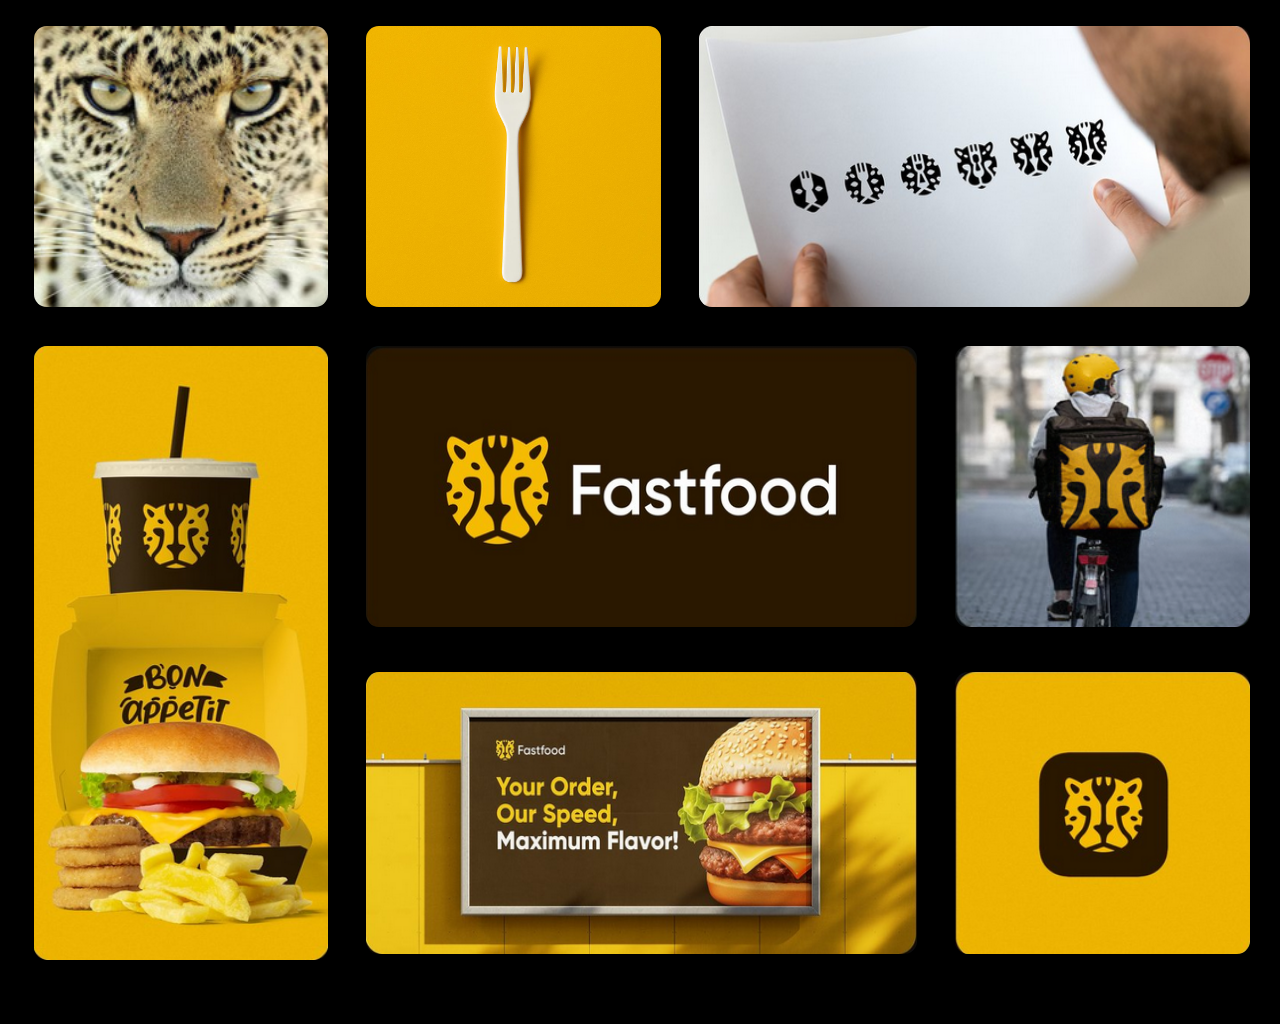
<file: Dia10/index.html>
<!DOCTYPE html>
<html lang="en">
<head>
    <meta charset="UTF-8">
    <meta name="viewport" content="width=device-width, initial-scale=1.0">
    <title>Document</title>
    <link rel="stylesheet" href="styles.css">
</head>
<body>
    <div class="items">
        <img class="item1" src="imgs/img-1.png" >
        <img class="item2" src="imgs/img-2.jpg">
        <img class="item3" src="imgs/igm-3.png">
        <img class="item4" src="imgs/img-4.png">
        <img class="item5" src="imgs/img-5.png">
        <img class="item6" src="imgs/img-6.png">
        <img class="item7" src="imgs/img-7.png">
        <img class="item8" src="imgs/img-8.png">
    </div>
</body>
</html>
</file>
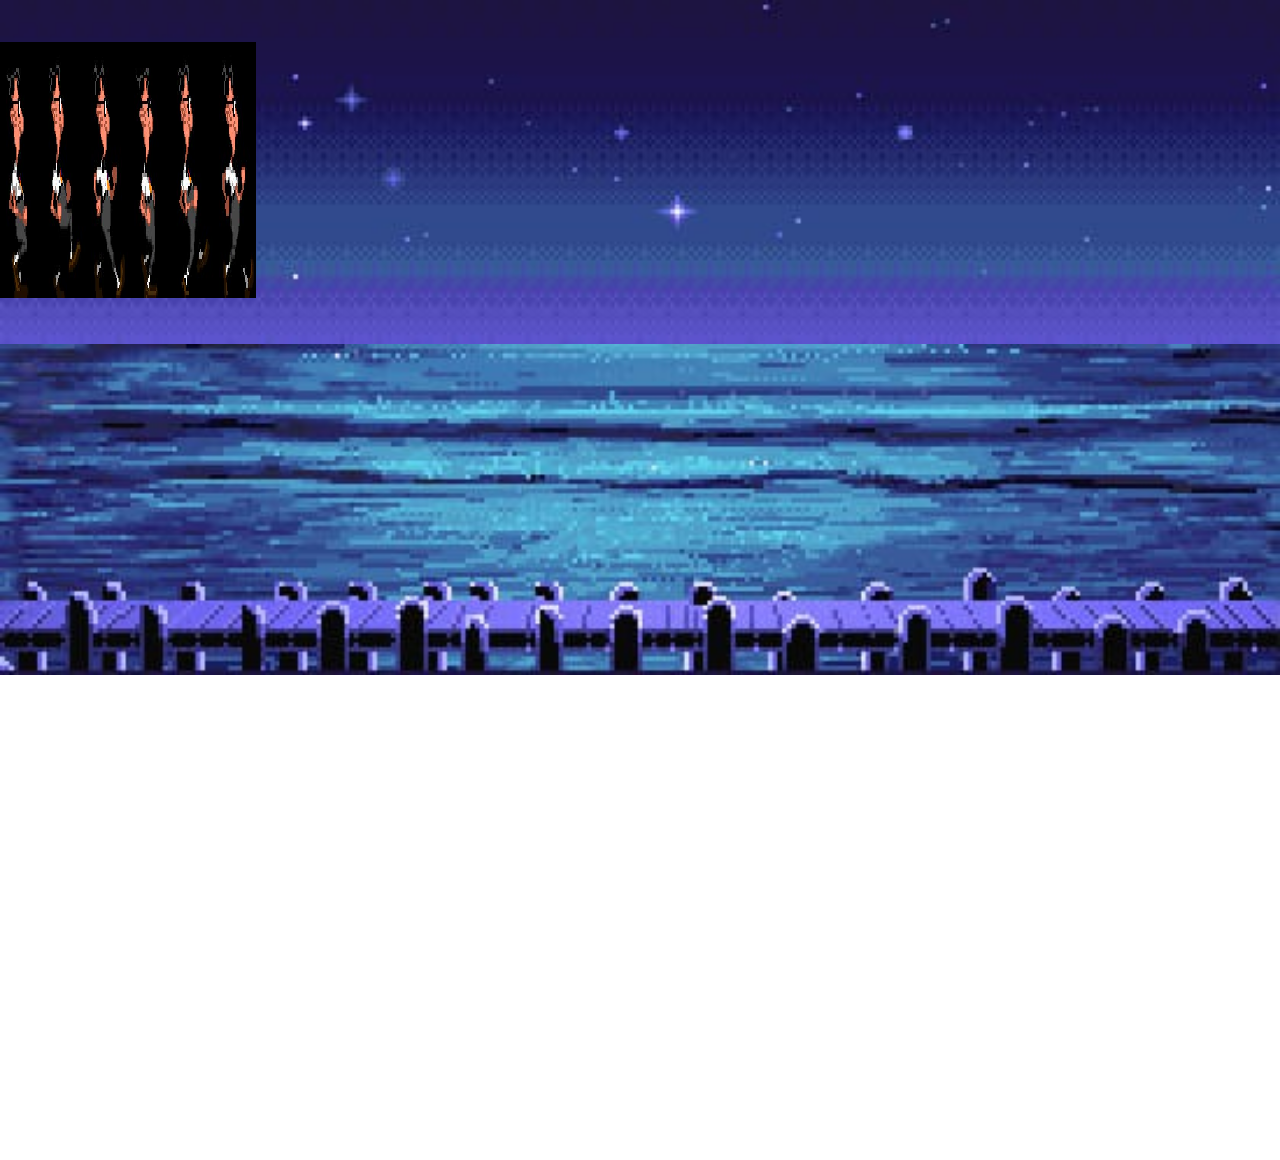
<file: Dia13/index.html>
<!DOCTYPE html>
<html lang="en">
<head>
    <meta charset="UTF-8">
    <meta name="viewport" content="width=device-width, initial-scale=1.0">
    <title>Document</title>
    <link rel="stylesheet" href="styles.css">
</head>
<body>
    <div class="imgs">
        <img class="img1" src="img/img1.jpg" alt="">
        <img class="img2" src="img/img2.jpg" alt="">
    </div>
    <div>
        <img class="img3" src="img/img3.jpg" alt="">
    </div>
</body>
</html>
</file>
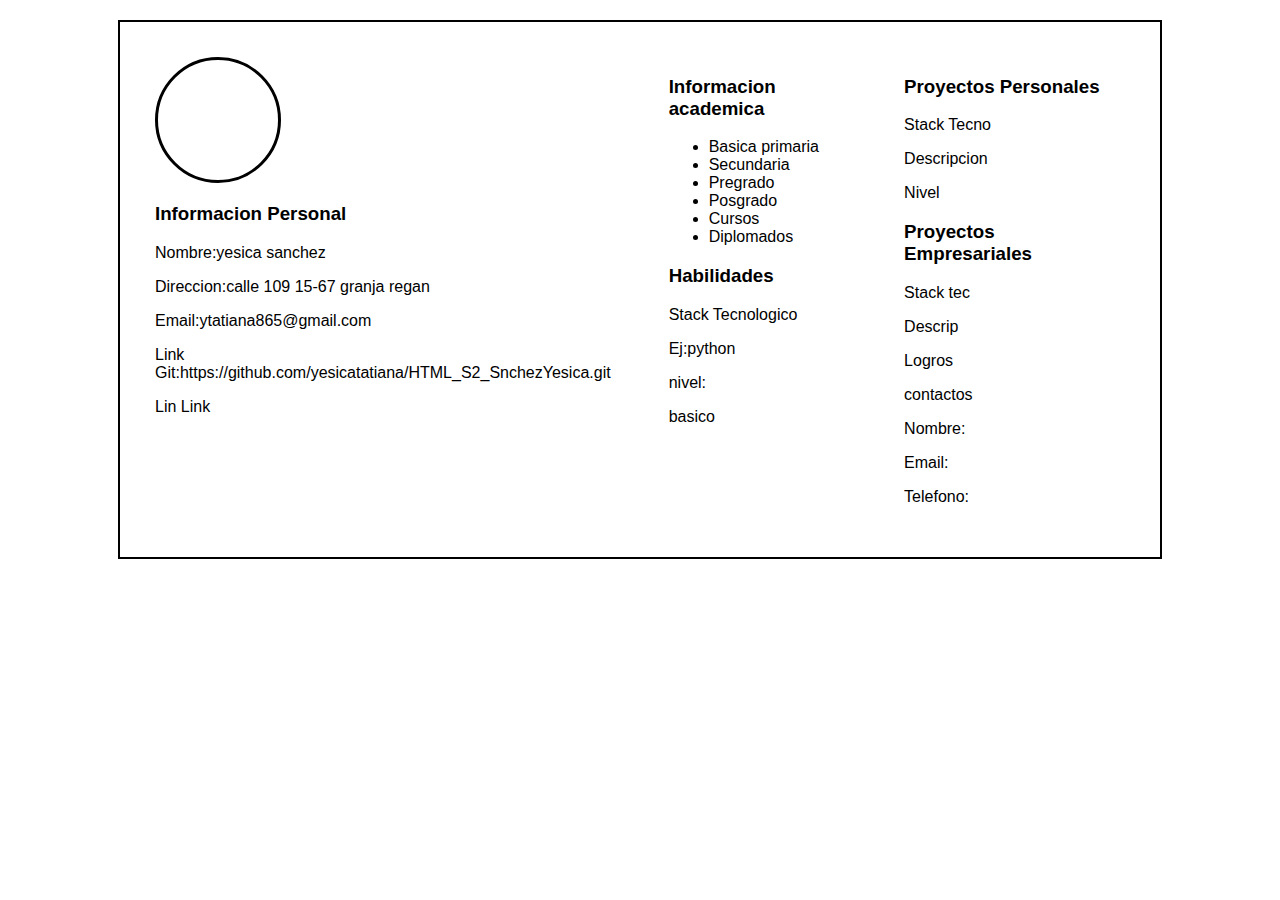
<file: Dia2/index.html>
<!DOCTYPE html>
<html lang="en">
<head>
    <meta charset="UTF-8">
    <meta name="viewport" content="width=device-width, initial-scale=1.0">
    <title>Formato</title>
    <link rel="stylesheet" href="style.css"
</head>
<body>
    <div class="contiene">
            <div class="columna izquierda">
                <div class="foto"></div>
                <div class="informacion personal">
                    <h3>Informacion Personal</h3>
                    <p>Nombre:yesica sanchez</p>
                    <p>Direccion:calle 109 15-67 granja regan</p>
                    <p>Email:ytatiana865@gmail.com</p>
                    <p>Link Git:https://github.com/yesicatatiana/HTML_S2_SnchezYesica.git</p>
                    <p>Lin Link</p>
                </div>
                <div class="iconos">
                    <div class="icono redondo"></div>
                    <div class="icono estrella"></div>
                </div>
            </div>


        <div class="columna central">
                <div class="Informacion-academica">
                    <h3>Informacion academica</h3>
                    <ul>
                        <li>Basica primaria</li>
                        <li>Secundaria</li>
                        <li>Pregrado</li>
                        <li>Posgrado</li>
                        <li>Cursos</li>
                        <li>Diplomados</li>
                    </ul>
            </div>

            <div class="Habilidades">
                <h3>Habilidades</h3>
                <p>Stack Tecnologico</p>
                <p>Ej:python</p>
                <p>nivel:</p>
                <p>basico</p>
            </div>
        </div>

        <div class="columna derecha">
            <div class="Proyectos Personales">
                <h3>Proyectos Personales</h3>
                <p>Stack Tecno</p>
                <p>Descripcion</p>
                <p>Nivel</p>
            </div>
            <div class="Proyectos Empresariales">
                <h3>Proyectos Empresariales</h3>
                <p>Stack tec</p>
                <p>Descrip</p>
                <p>Logros</p>
            </div>
            <div class="contactos"
                <h3>contactos</h3>
                <p>Nombre:</p>
                <p>Email:</p>
                <p>Telefono:</p>
            </div>
        </div>
    </div>
    
</body>
</html>
</file>
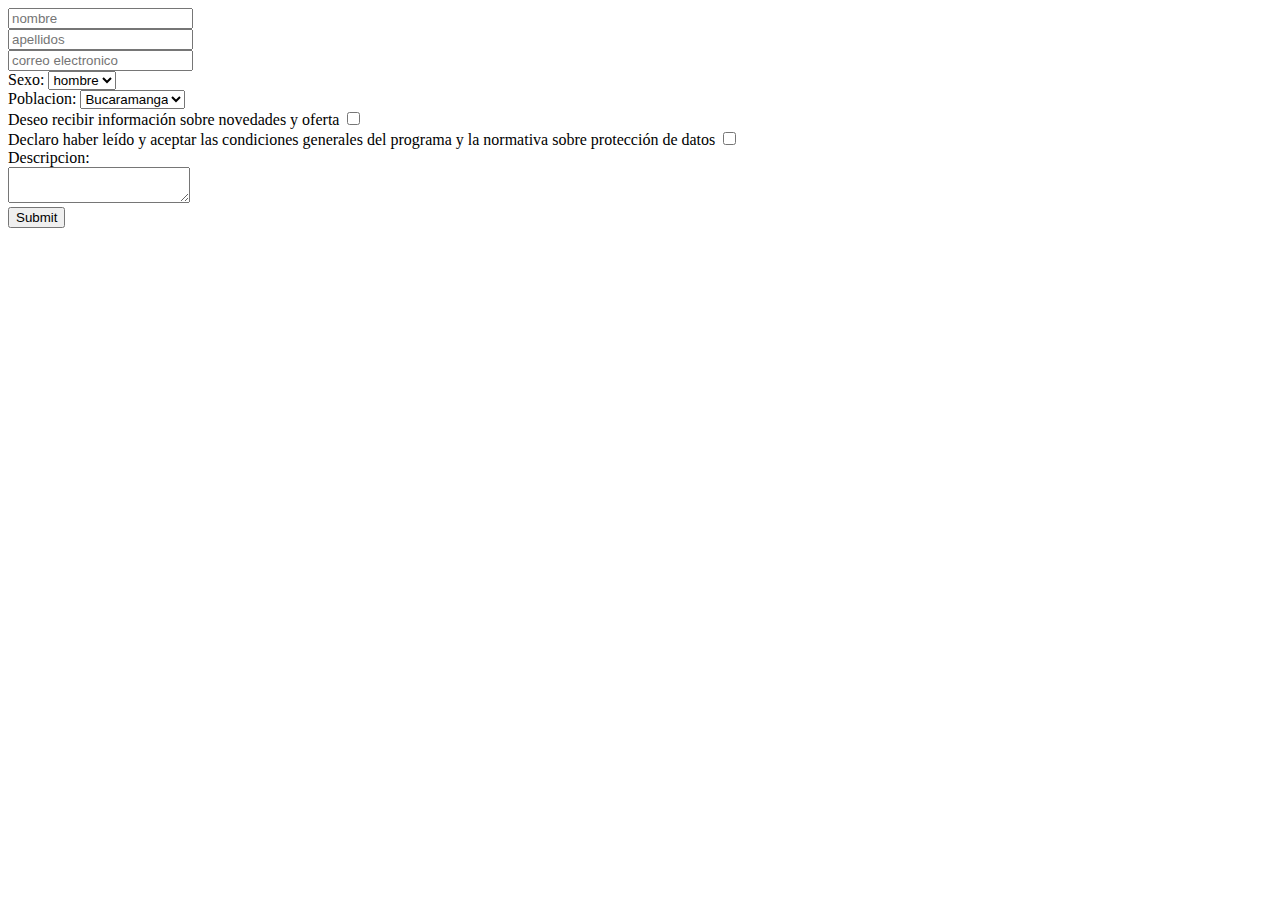
<file: Dia3/index.html>
<!DOCTYPE html>
<html lang="en">
<head>
    <meta charset="UTF-8">
    <meta name="viewport" content="width=device-width, initial-scale=1.0">
    <title>Formulario de registro - mi web</title>
</head>
<body>
    <form>
        <input type="text" placeholder="nombre" maxlength="50">
        <br>
        <input type="text" placeholder="apellidos" maxlength="50">
        <br> 
        <input type="email" placeholder="correo electronico">
        <br>
        Sexo:
        <select name="sexo" id="sexo">
            <option>hombre</option>
            <option>mujer</option>
        </select>
        <br>
        Poblacion:
        <select name="poblacion">
            <option>Bucaramanga</option>
            <option>Giron</option>
            <option>Floridablanca</option>
            <option>Piedecuesta</option>
        </select>
        <br>
        <label for="info">Deseo recibir información sobre novedades y oferta</label>
        <input type="checkbox">
        <br>
        <label for="inf">Declaro haber leído y aceptar las condiciones generales del programa y la normativa sobre protección de datos
        <input type="checkbox">
        <br>
        Descripcion:
        <br>
        <textarea name="Descripcion"></textarea>
        <br>
        <input type="submit">
</body>
</html>
</file>
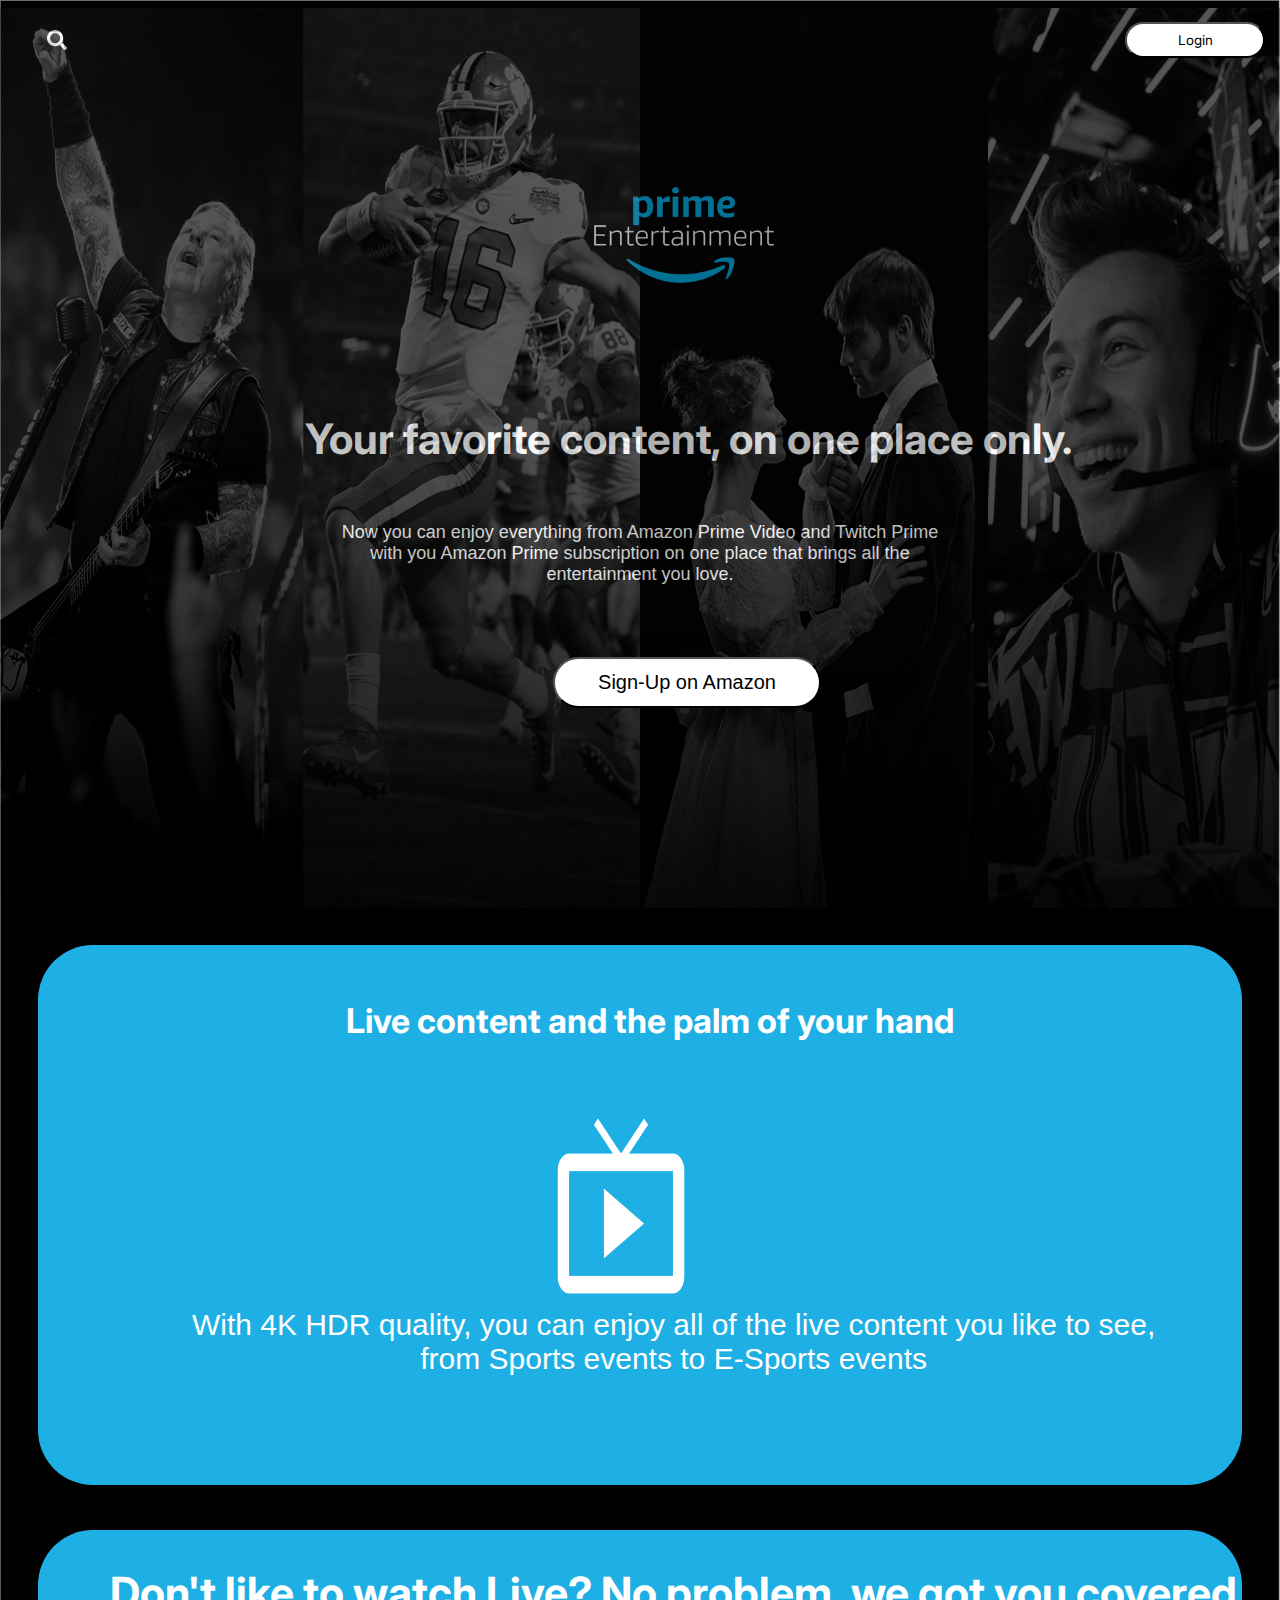
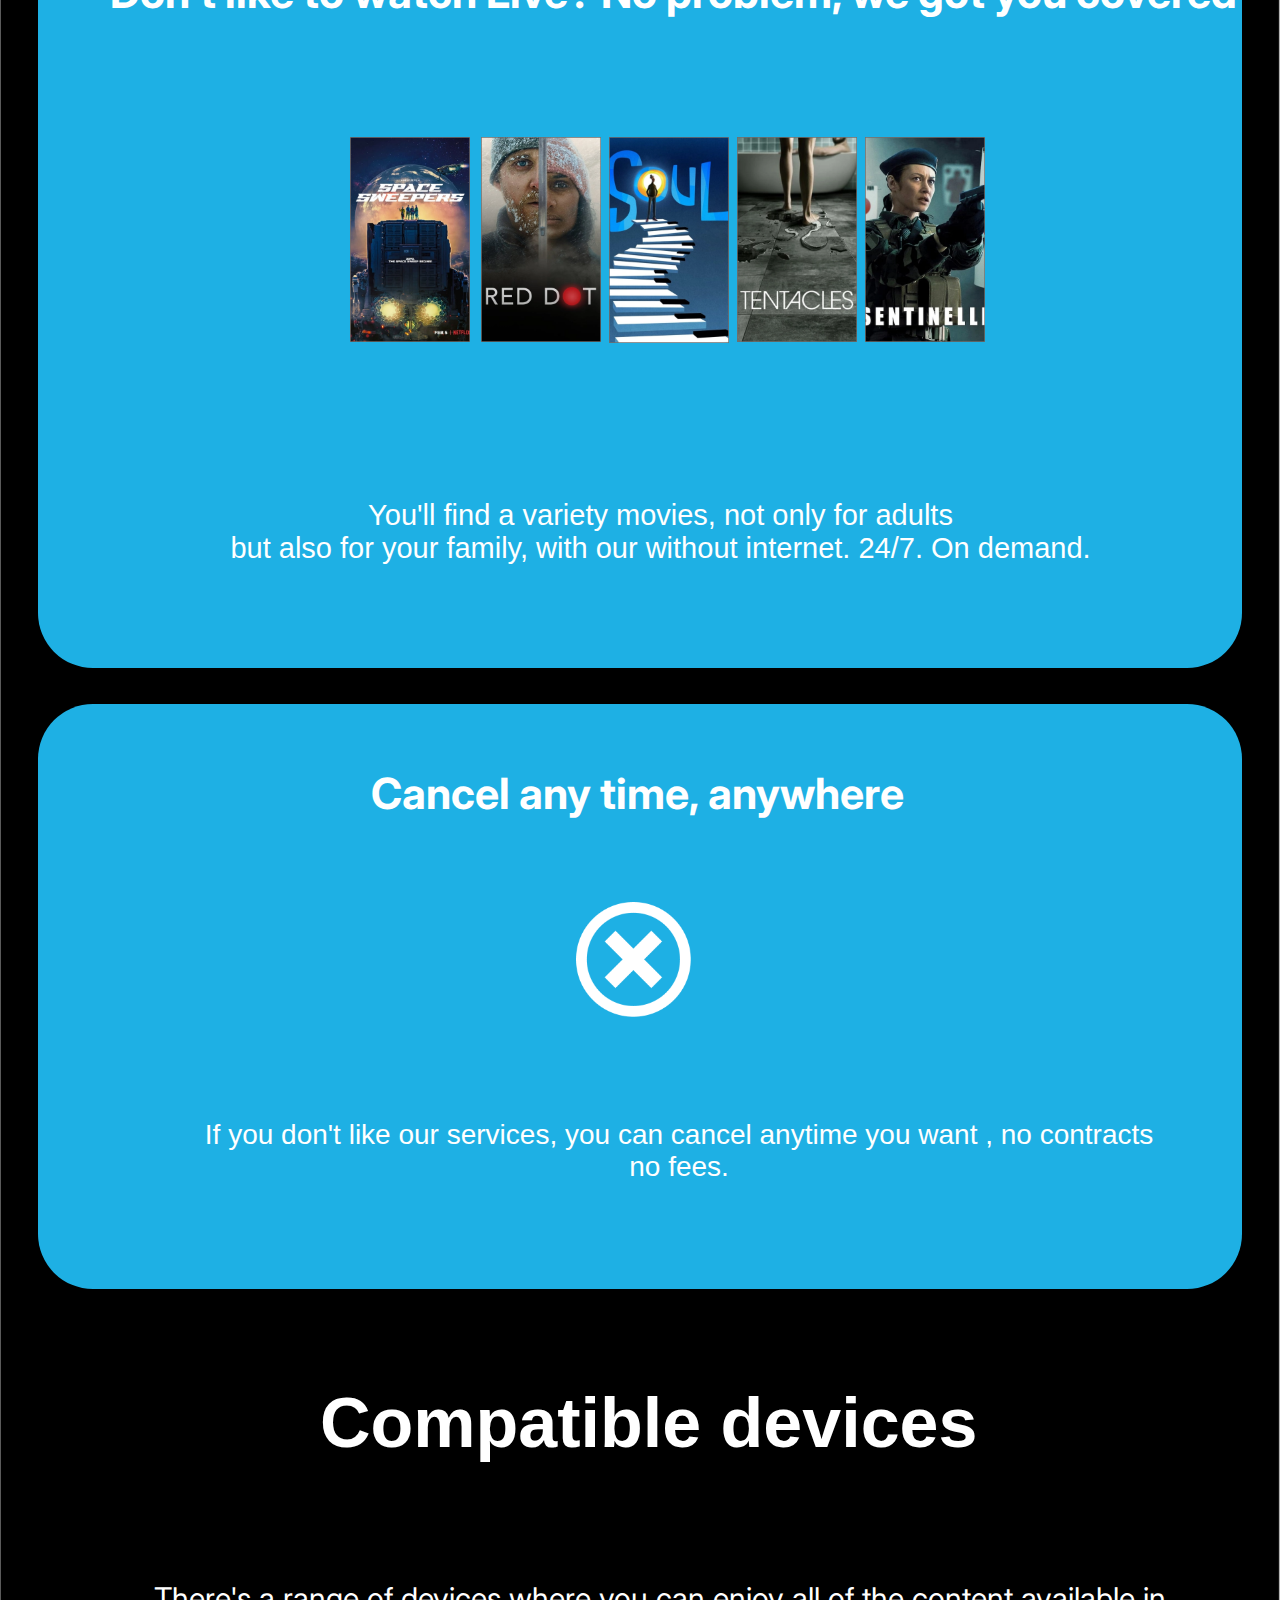
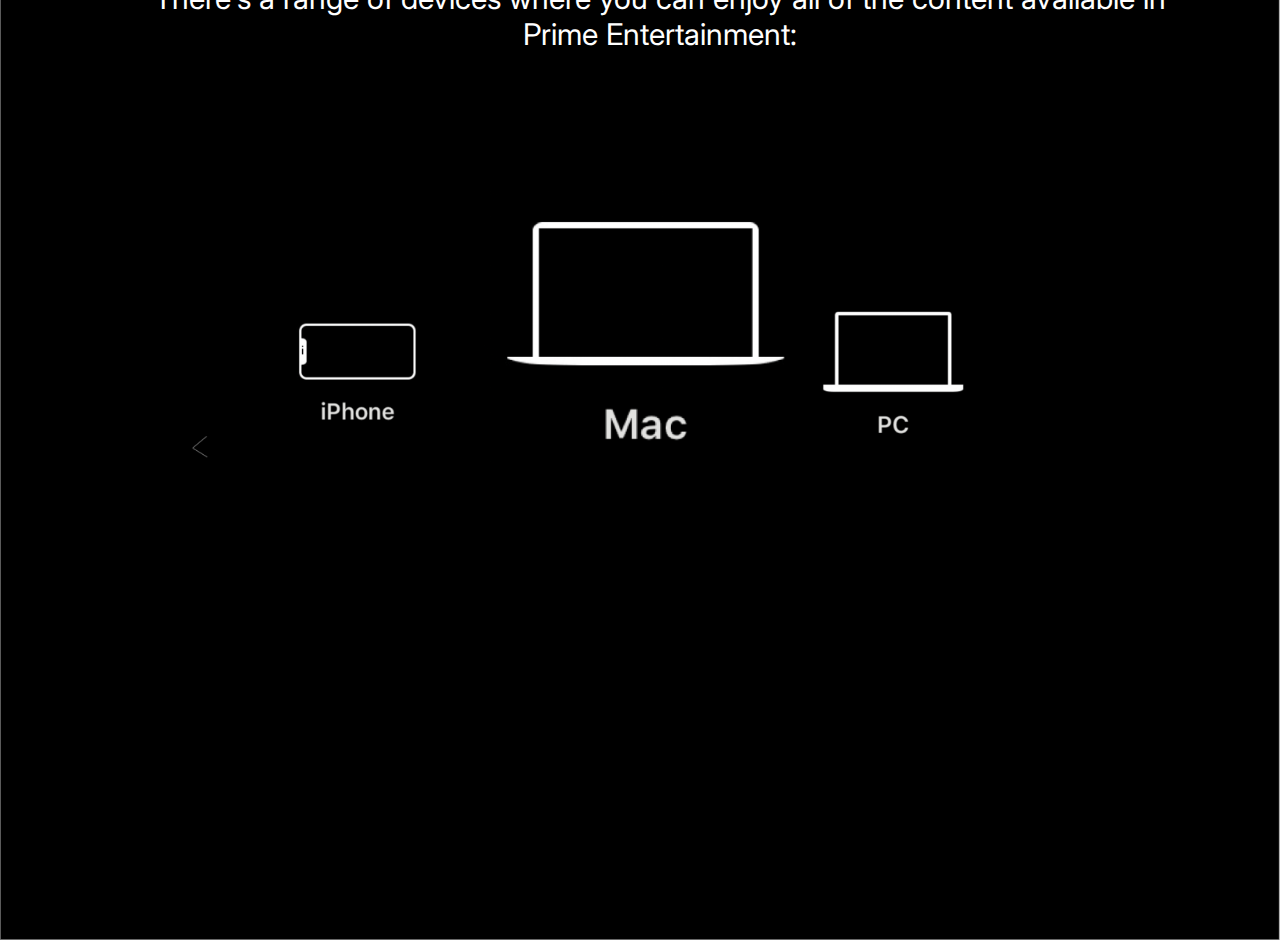
<file: Dia4/index.html>
<!DOCTYPE html>
<html lang="en">
<head>
    <meta charset="UTF-8">
    <meta name="viewport" content="width=device-width, initial-scale=1.0">
    <title>Document</title>
    <link rel="stylesheet" href="style.css">
    <link rel="preconnect" href="https://fonts.googleapis.com">
    <link rel="preconnect" href="https://fonts.gstatic.com" crossorigin>
    <link href="https://fonts.googleapis.com/css2?family=Inter:ital,opsz,wght@0,14..32,100..900;1,14..32,100..900&display=swap" rel="stylesheet">

</head>
<body>

    <div class="pantalla-1">
        <img class="img1" src="imagenes/seccion_1/Path1.png"> 
        <img class="img2" src="imagenes/seccion_1/FondoTwitch.png">
        <img class="img3" src="imagenes/seccion_1/logoprime.png">
        <img class="img4" src="imagenes/seccion_1/Iconawesome-search.png">
        <button class="login" href="#">Login</button>
        <h2 class="titulo">Your favorite content, on one place only.</h2>
        <p class="texto-1">Now you can enjoy everything from Amazon Prime Video and Twitch Prime <br> with you Amazon Prime subscription on one place that brings all the entertainment you love. </p>
        <button class="Sign-Up" href="#">Sign-Up on Amazon</button>
    </div>

    <div class="caja-1">
        <div class="cuadrado-1-azul"></div>
        <h2 class="titulo-2">Live content and the palm of your hand</h2>
        <img class="img-tv" src="imagenes/seccion_2/design.png">
        <p class="texto-2">With 4K HDR quality, you can enjoy all of the live content you like to see, <br>from Sports events to E-Sports events</p>
    </div>

    <div class="caja-2">
    <div class="cuadrado-2-azul"></div>
    <h2 class="titulo-3">Don't like to watch Live? No problem, we got you covered</h2>
    <img class="pelicula-1" src="imagenes/seccion_2/peli-1.png">
    <img class="pelicula-2" src="imagenes/seccion_2/peli-2.png">
    <img class="pelicula-3" src="imagenes/seccion_2/peli-3.png">
    <img class="pelicula-4" src="imagenes/seccion_2/peli-4.png">
    <img class="pelicula-5" src="imagenes/seccion_2/peli-5.png">
    <p class="texto-3">You'll find a variety movies, not only for adults<br>but also for your family, with our without internet. 24/7. On demand. </p>
    </div>
    
    <div class="caja-3">
        <div class="cuadrado-3-azul"></div>
        <h2 class="titulo-4">Cancel any time, anywhere</h2>
        <img class="icon-cancel" src="imagenes/seccion_2/Icon-metro-cancel.png">
        <p class="texto-4">If you don't like our services, you can cancel anytime you want , no contracts<br>no fees.</p>
    </div>

    <div class="pantalla-3">
        <h2 class="titulo-5">Compatible devices</h2>
        <p class="texto-5">There's a range of devices where you can enjoy all of the content available in<br>Prime Entertainment:</p>
        <img class="flecha" src="imagenes/seccion-3/flecha.png">
        <img class="iphone" src="imagenes/seccion-3/iphone.png">
        <img class="mac" src="imagenes/seccion-3/mac.png">
        <img class="pc" src="imagenes/seccion-3/pc.png">
        
    </div>

</body>
</html>
</file>
<file: Dia10/styles.css>
* {
    background-color: black;
}

.items {
    display: grid;
    grid-template-columns: auto auto auto ;
    grid-template-rows: auto auto auto auto;
    margin: 2vw;
    gap: 3vw;

}

.item1 {
    border-radius: 1vw;
    height: 22vw;
    width: 23vw;
}

.item2 {
    border-radius: 1vw;
    height: 22vw;
    width: 23vw;

}

.item3 {
    border-radius: 1vw;
    height: 22vw;
    width: 43vw;
    grid-column: 3/5;
}

.item4 {
    border-radius: 1vw;
    height: 48vw;
    width: 23vw;
    grid-row: 2/4;
}

.item5 {
    border-radius: 1vw;
    height: 22vw;
    width: 43vw;
    grid-column: 2/4;
}

.item6 {
    border-radius: 1vw;
    height: 22vw;
    width: 23vw;
}

.item7 {
    border-radius: 1vw;
    height: 22vw;
    width: 43vw;
    grid-column: 2/4;
}

.item8 {
    border-radius: 1vw;
    height: 22vw;
    width: 23vw;
}
</file>
<file: Dia13/styles.css>
body {
    margin: 0;
}


.imgs {
    display: flex;
    flex-direction: column;
    height: 100vh;
}

.img3 {
    image-rendering: pixelated;
    position: relative;
    margin: 0;
    position: relative;
    width: 20vw;
    height: 20vw;
    background-size: cover;
    bottom: 67vw;
    animation: movimiento 0.8s steps(6) infinite;
}

@keyframes movimiento{
    from{
        background-position: 0px;
    }
    to{
        background-position: -800px;
    }
}
</file>
<file: Dia2/style.css>
body{
    font-family: Arial, sans-serif;
    margin: 0;
    padding: 20px
}

.contiene{
    display: flex;
    border: 2px solid black;
    padding: 20px;
    max-width: 1000px;
    margin: auto;
    background: white
}

.columna{
    border: 2xp solid black;
    padding: 10px;
    margin: 5px;
}

.columnaizquierda{
    flex: 1;
    display: flex;
    flex-direction: colum;
    align-items: center;
}

.columnacentral{
    flex: 1;
}

.columnaderecha{
    flex: 1;
}

.foto{
    width: 120px;
    height: 120px;
    border: 3px solid black;
    border-radius: 50%;
    margin-bottom: 20px;
}

.iconos{
    display: flex;
    justify-content: space-around;
    margin-top: auto;
    width: 100%;}

.iconoredondo{
    width: 30px;
    height: 30px;
    border: 2px solid black;
    border-radius: 50%;
}


.iconoestella{
    clip-path: polygon(50% 0%, 61% 35%, 98% 35%, 68% 57%, 79% 91%, 50% 70%, 21% 91%, 32% 57%, 2% 35%, 39% 35%);
    background: transparent;
}
</file>
<file: Dia4/style.css>
* {
    font-family: "Inter";
}

.img1 {
    position: absolute;
    width: 100%;
    height: 460%;
    left: 0;
    top: 0px;
}

.img2 {
    position: absolute;
    width: 100%;
    height: 100%;
    left: 0;
    z-index: 1;
}

.img3 {
    position: absolute;
    top: 130px;
    left: 499px;
    width: 370px;
    height: 210px;
}

.img4 {
    position: absolute;
    top: 30px;
    left: 47px;
    width: 20px;
    height: 20px;
}

.login {
    position: absolute;
    right: 15px;
    background-color: white;
    border-radius: 20px;
    z-index: 2;
    width: 140px;
    padding: 8px;
    top: 22px;
}

.titulo {
    color: white;
    position: absolute;
    top: 42%;
    left: 305px;
    font-size: 42px;
}

.texto-1 {
    color: white;
    position: absolute;
    top: 56%;
    left: 25%;
    width: 50%;
    text-align: center;
    font-family: "Roboto", sans-serif;
    font-size: 18px;
}

.Sign-Up {
    position: absolute;
    left: 553px;
    background-color: white;
    border-radius: 30px;
    z-index: 2;
    width: 268px;
    padding: 12px;
    top: 73%;
    font-size: 20px;
    font-family: "Roboto", sans-serif;
}

.cuadrado-1-azul {
    position: absolute;
    width: 94%;
    height: 60%;
    background-color: rgb(30, 176, 228);
    z-index: 2;
    top: 105%;
    border-radius: 55px;
    left: 3%;
}



.titulo-2 {
    color: white;
    position: absolute;
    top: 108%;
    left: 27%;
    font-size: 34px;
    z-index: 2;
}

.img-tv {
    position: absolute;
    z-index: 2;
    top: 120%;
    width: 13%;
    height: 28%;
    right: 45%;
}

.texto-2 {
    color: white;
    position: absolute;
    top: 142%;
    left: 15%;
    font-size: 30px;
    z-index: 2;
    text-align: center;
    font-family: "Roboto", sans-serif;
}

.cuadrado-2-azul {
    position: absolute;
    width: 94%;
    height: 82%;
    background-color: rgb(30, 176, 228);
    z-index: 2;
    top: 170%;
    border-radius: 55px;
    left: 3%;
}

.titulo-3 {
    color: white;
    position: absolute;
    top: 170%;
    left: 110px;
    font-size: 43px;
    z-index: 2;
}

.pelicula-1 {
    position: absolute;
    z-index: 2;
    top: 193%;
    width: 120px;
    left: 350px;
}

.pelicula-2 {
    position: absolute;
    z-index: 2;
    top: 193%;
    width: 120px;
    left: 481px;
}

.pelicula-3 {
    position: absolute;
    z-index: 2;
    top: 193%;
    width: 120px;
    left: 609px;
}

.pelicula-4 {
    position: absolute;
    z-index: 2;
    top: 193%;
    width: 120px;
    left: 737px;
}

.pelicula-5 {
    position: absolute;
    z-index: 2;
    top: 193%;
    width: 120px;
    left: 865px;
}

.texto-3 {
    color: white;
    position: absolute;
    top: 230%;
    left: 18%;
    font-size: 29px;
    z-index: 2;
    font-family: "Roboto", sans-serif;
    text-align: center;
}

.cuadrado-3-azul {
    position: absolute;
    width: 94%;
    height: 65%;
    background-color: rgb(30, 176, 228);
    z-index: 2;
    top: 256%;
    border-radius: 55px;
    left: 3%;
}

.titulo-4 {
    color: white;
    position: absolute;
    top: 259%;
    left: 29%;
    font-size: 43px;
    z-index: 2;
}

.icon-cancel  {
    position: absolute;
    z-index: 2;
    top: 278%;
    width: 115px;
    left: 45%;
}

.texto-4 {
    color: white;
    position: absolute;
    top: 299%;
    left: 16%;
    font-size: 28px;
    z-index: 2;
    font-family: "Roboto", sans-serif;
    text-align: center;
}

.titulo-5 {
    color: white;
    position: absolute;
    top: 325%;
    left: 25%;
    font-size: 70px;
    z-index: 2;
    font-family: "Roboto", sans-serif;
}

.texto-5 {
    color: white;
    position: absolute;
    top: 350%;
    left: 12%;
    font-size: 30px;
    z-index: 2;
    text-align: center;
}

.flecha {
    position: absolute;
    z-index: 2;
    top: 404%;
    left: 15%;
    width: 16px;
}

.iphone {
    position: absolute;
    z-index: 2;
    top: 387%;
    left: 20%;
    width: 200px;
}

.mac {
    position: absolute;
    z-index: 2;
    top: 375%;
    left: 37%;
    width: 350px;
}

.pc {
    position: absolute;
    z-index: 2;
    top: 387%;
    left: 62%;
    width: 200px;
}

.flechad {
    position: absolute;
    z-index: 2;
    top: 405%;
    left: 80%;
    width: 60px;
}
</file>
